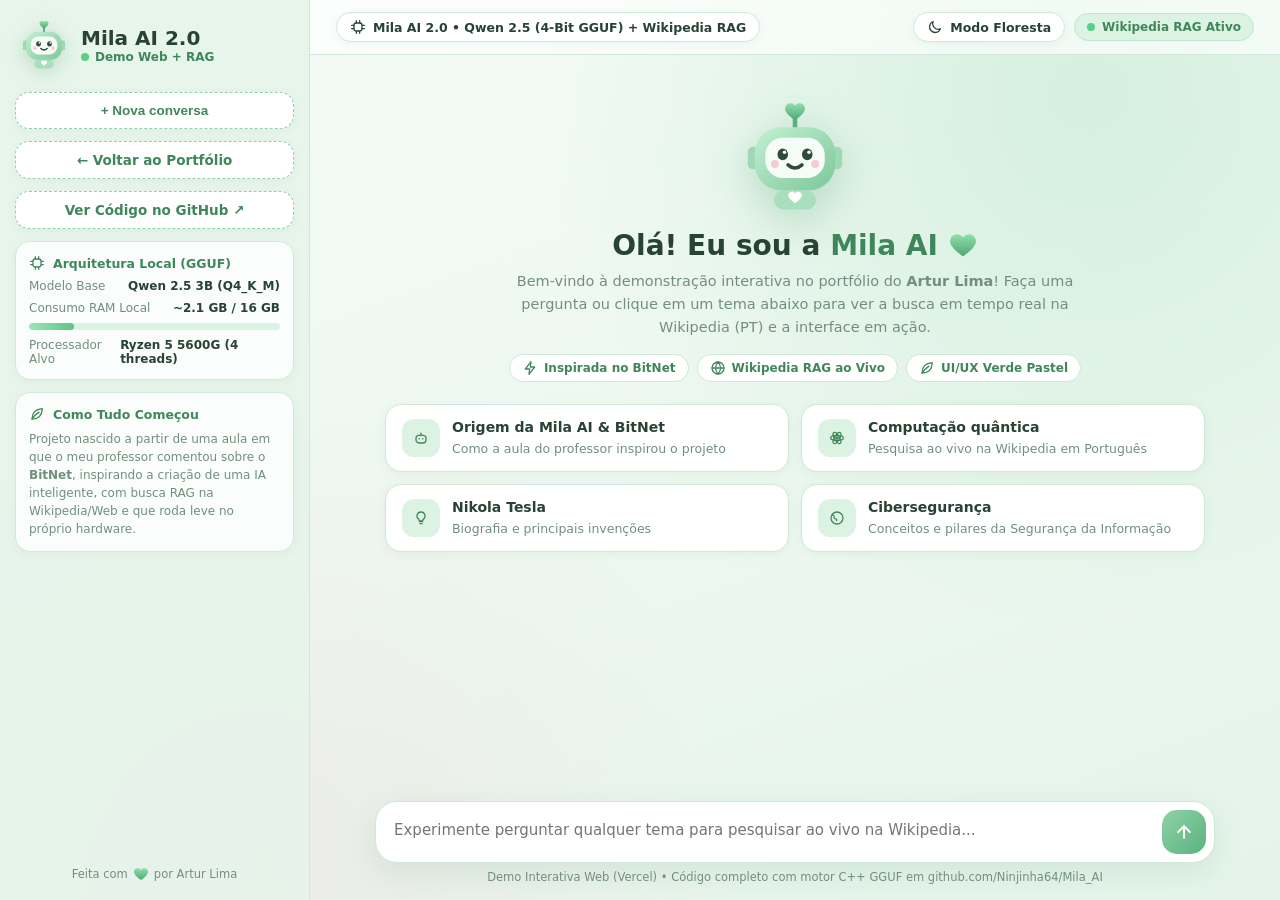
<file: mila-ai.html>
<!DOCTYPE html>
<html lang="pt-BR" data-theme="light">
<head>
    <meta charset="UTF-8">
    <meta name="viewport" content="width=device-width, initial-scale=1.0">
    <title>Mila AI 2.0 — Demo Interativa (BitNet / GGUF + RAG) | Artur Lima</title>
    <link rel="icon" type="image/svg+xml" href="./assets/mila_robo.svg">
    <style>
        :root {
            --bg-main: #f1f9f3;
            --bg-grad:
                radial-gradient(circle at 85% 10%, rgba(191, 232, 205, 0.55) 0, transparent 40%),
                radial-gradient(circle at 20% 95%, rgba(246, 185, 198, 0.18) 0, transparent 35%),
                linear-gradient(160deg, #f5fbf7 0%, #ecf7f0 60%, #e4f4ea 100%);
            --bg-sidebar: rgba(230, 244, 234, 0.88);
            --bg-topbar: rgba(255, 255, 255, 0.65);
            --bg-card: #ffffff;
            --bg-panel: rgba(255, 255, 255, 0.80);
            --bg-input: #f7fcf8;
            --bg-user-bubble: linear-gradient(135deg, #cdeed8, #b0e2c2);
            --text-user-bubble: #1f4430;
            --accent: #8fd1a8;
            --accent-hover: #74c194;
            --accent-soft: #dcf2e3;
            --accent-deep: #3f875b;
            --mint: #bfe8cd;
            --text-main: #284234;
            --text-strong: #2d6645;
            --text-muted: #728f7e;
            --border: #d1e7d9;
            --shadow-sm: 0 2px 10px rgba(63, 135, 91, 0.07);
            --shadow: 0 10px 30px rgba(63, 135, 91, 0.12);
            --radius: 18px;
        }
        [data-theme="dark"] {
            --bg-main: #0c1711;
            --bg-grad:
                radial-gradient(circle at 85% 10%, rgba(56, 128, 86, 0.22) 0, transparent 42%),
                radial-gradient(circle at 15% 90%, rgba(94, 194, 134, 0.12) 0, transparent 38%),
                linear-gradient(160deg, #0c1711 0%, #101f17 60%, #13261c 100%);
            --bg-sidebar: rgba(17, 33, 24, 0.92);
            --bg-topbar: rgba(17, 33, 24, 0.78);
            --bg-card: #16291f;
            --bg-panel: rgba(22, 41, 31, 0.88);
            --bg-input: #112118;
            --bg-user-bubble: linear-gradient(135deg, #27593d, #1f4a32);
            --text-user-bubble: #e9f7ef;
            --accent: #5ec286;
            --accent-hover: #4db376;
            --accent-soft: #1e382a;
            --accent-deep: #8be0ad;
            --mint: #2c543e;
            --text-main: #e5f4eb;
            --text-strong: #9be8b9;
            --text-muted: #89ad97;
            --border: #254533;
            --shadow-sm: 0 2px 10px rgba(0, 0, 0, 0.28);
            --shadow: 0 10px 32px rgba(0, 0, 0, 0.42);
        }
        * { box-sizing: border-box; margin: 0; padding: 0; }
        body {
            font-family: 'Segoe UI', 'Nunito', system-ui, -apple-system, sans-serif;
            background: var(--bg-grad);
            background-color: var(--bg-main);
            color: var(--text-main);
            display: flex;
            height: 100vh;
            overflow: hidden;
            transition: background-color 0.3s ease, color 0.25s ease;
        }
        .i {
            width: 16px;
            height: 16px;
            flex-shrink: 0;
            fill: none;
            stroke: currentColor;
            stroke-width: 1.9;
            stroke-linecap: round;
            stroke-linejoin: round;
            vertical-align: -3px;
        }
        .i.cor { stroke: none; }
        .i.grande { width: 30px; height: 30px; vertical-align: -5px; }
        .i.girar { animation: girar 2s linear infinite; }
        @keyframes girar { to { transform: rotate(360deg); } }

        .sidebar {
            width: 310px;
            flex-shrink: 0;
            background: var(--bg-sidebar);
            backdrop-filter: blur(10px);
            border-right: 1px solid var(--border);
            display: flex;
            flex-direction: column;
            padding: 18px 15px;
            gap: 12px;
            overflow-y: auto;
        }
        .brand { display: flex; align-items: center; gap: 12px; padding: 2px 4px 10px 4px; }
        .brand img { width: 50px; height: 50px; filter: drop-shadow(0 4px 10px rgba(79, 154, 108, 0.30)); }
        .brand h1 { font-size: 20px; font-weight: 800; }
        .brand .online { display: flex; align-items: center; gap: 6px; font-size: 12px; color: var(--accent-deep); font-weight: 600; }
        .dot { width: 8px; height: 8px; border-radius: 50%; background: #5ad087; }

        .btn-nova {
            display: flex;
            align-items: center;
            justify-content: center;
            gap: 8px;
            background: var(--bg-card);
            border: 1.5px dashed var(--accent);
            color: var(--accent-deep);
            border-radius: 14px;
            padding: 10px;
            font-size: 13.5px;
            font-weight: 700;
            cursor: pointer;
            text-decoration: none;
            box-shadow: var(--shadow-sm);
        }
        .btn-nova:hover { background: var(--accent-soft); border-style: solid; }

        .panel {
            background: var(--bg-panel);
            border: 1px solid var(--border);
            border-radius: 15px;
            padding: 13px;
            display: flex;
            flex-direction: column;
            gap: 8px;
            box-shadow: var(--shadow-sm);
        }
        .panel-title { font-size: 12.5px; font-weight: 700; display: flex; align-items: center; gap: 8px; color: var(--accent-deep); }
        .hw-row { display: flex; justify-content: space-between; font-size: 12px; color: var(--text-muted); }
        .hw-row strong { color: var(--text-main); }
        .hw-bar { height: 7px; background: var(--accent-soft); border-radius: 99px; overflow: hidden; }
        .hw-fill { height: 100%; border-radius: 99px; background: linear-gradient(90deg, #9be8b9, #5ec286); }
        .sidebar-footer { margin-top: auto; display: flex; align-items: center; justify-content: center; gap: 5px; font-size: 11.5px; color: var(--text-muted); }

        .main { flex: 1; display: flex; flex-direction: column; height: 100vh; min-width: 0; }
        .topbar {
            padding: 12px 26px;
            display: flex;
            justify-content: space-between;
            align-items: center;
            gap: 12px;
            border-bottom: 1px solid var(--border);
            background: var(--bg-topbar);
            backdrop-filter: blur(8px);
        }
        .topbar-right { display: flex; align-items: center; gap: 9px; flex-wrap: wrap; }
        .model-chip, .icon-btn {
            display: inline-flex;
            align-items: center;
            gap: 7px;
            background: var(--bg-card);
            color: var(--text-main);
            border: 1px solid var(--border);
            padding: 6px 13px;
            border-radius: 99px;
            font-size: 12.5px;
            font-weight: 600;
            text-decoration: none;
            box-shadow: var(--shadow-sm);
            cursor: pointer;
            font-family: inherit;
        }
        .icon-btn:hover { background: var(--accent-soft); border-color: var(--accent); }
        .status-pill {
            display: inline-flex;
            align-items: center;
            gap: 7px;
            font-size: 12px;
            background: var(--accent-soft);
            color: var(--accent-deep);
            padding: 6px 12px;
            border-radius: 99px;
            border: 1px solid var(--mint);
            font-weight: 600;
        }

        .chat-scroll { flex: 1; overflow-y: auto; padding: 26px 24px 12px 24px; }
        .chat-inner { max-width: 840px; margin: 0 auto; display: flex; flex-direction: column; gap: 20px; }

        .welcome { text-align: center; padding: 20px 10px 10px 10px; }
        .welcome img { width: 112px; height: 112px; filter: drop-shadow(0 12px 22px rgba(79, 154, 108, 0.30)); }
        .welcome h2 { font-size: 28px; font-weight: 800; margin-top: 12px; }
        .welcome h2 span { color: var(--accent-deep); }
        .welcome p { color: var(--text-muted); font-size: 14.5px; max-width: 580px; margin: 8px auto 0 auto; line-height: 1.6; }
        .tags { display: flex; justify-content: center; flex-wrap: wrap; gap: 8px; margin-top: 14px; }
        .tag { display: inline-flex; align-items: center; gap: 6px; font-size: 12px; background: var(--bg-card); border: 1px solid var(--border); color: var(--accent-deep); padding: 5px 12px; border-radius: 99px; font-weight: 600; }
        .cards { display: grid; grid-template-columns: repeat(2, 1fr); gap: 12px; margin-top: 22px; text-align: left; }
        .card { background: var(--bg-card); border: 1px solid var(--border); border-radius: 16px; padding: 14px 16px; cursor: pointer; display: flex; gap: 12px; align-items: flex-start; box-shadow: var(--shadow-sm); transition: transform 0.18s ease, border-color 0.2s ease; }
        .card:hover { transform: translateY(-3px); border-color: var(--accent); }
        .card .emoji { width: 38px; height: 38px; flex-shrink: 0; border-radius: 12px; background: var(--accent-soft); display: flex; align-items: center; justify-content: center; color: var(--accent-deep); }
        .card strong { display: block; font-size: 14px; margin-bottom: 3px; }
        .card span { font-size: 12.5px; color: var(--text-muted); }

        .row { display: flex; gap: 12px; align-items: flex-start; }
        .row.user { flex-direction: row-reverse; }
        .avatar { width: 38px; height: 38px; flex-shrink: 0; border-radius: 13px; display: flex; align-items: center; justify-content: center; }
        .avatar.ai { background: var(--bg-card); border: 1px solid var(--border); box-shadow: var(--shadow-sm); }
        .avatar.ai img { width: 30px; height: 30px; }
        .avatar.user { background: linear-gradient(135deg, #fbd3dc, #f6b9c6); color: #7a3d4c; font-weight: 800; font-size: 15px; }
        .bubble { padding: 15px 19px; border-radius: var(--radius); line-height: 1.7; font-size: 15px; max-width: calc(100% - 50px); }
        .row.user .bubble { background: var(--bg-user-bubble); color: var(--text-user-bubble); border-top-right-radius: 6px; box-shadow: var(--shadow-sm); }
        .row.ai .bubble { background: var(--bg-card); border: 1px solid var(--border); border-top-left-radius: 6px; box-shadow: var(--shadow-sm); flex: 1; }
        .nome-ai { font-size: 12.5px; font-weight: 700; color: var(--accent-deep); margin-bottom: 6px; }
        .rag-stepper { display: flex; align-items: center; gap: 8px; font-size: 12px; color: var(--accent-deep); background: var(--accent-soft); border: 1px solid var(--mint); padding: 6px 11px; border-radius: 10px; margin-bottom: 10px; font-weight: 600; }
        .sources { display: flex; flex-wrap: wrap; gap: 6px; margin-bottom: 10px; }
        .source-badge { display: inline-flex; align-items: center; gap: 5px; font-size: 11.5px; background: var(--accent-soft); color: var(--accent-deep); border: 1px solid var(--mint); padding: 3px 10px; border-radius: 99px; text-decoration: none; }
        .bubble p { margin-bottom: 10px; }
        .bubble strong { color: var(--text-strong); }
        .meta { margin-top: 10px; padding-top: 8px; border-top: 1px dashed var(--border); font-size: 11.5px; color: var(--text-muted); display: flex; justify-content: space-between; align-items: center; }

        .composer-wrap { padding: 10px 24px 16px 24px; }
        .composer { max-width: 840px; margin: 0 auto; background: var(--bg-card); border: 1.5px solid var(--border); border-radius: 22px; padding: 8px 8px 8px 18px; display: flex; align-items: flex-end; gap: 10px; box-shadow: var(--shadow); }
        .composer textarea { flex: 1; border: none; outline: none; resize: none; background: transparent; color: var(--text-main); font-family: inherit; font-size: 15px; padding: 9px 0; height: 42px; }
        .btn-enviar { width: 44px; height: 44px; border-radius: 15px; border: none; background: linear-gradient(135deg, #8fd1a8, #5ab37d); color: #ffffff; display: flex; align-items: center; justify-content: center; cursor: pointer; }
        .aviso { text-align: center; font-size: 11.5px; color: var(--text-muted); margin-top: 7px; }
        @media (max-width: 900px) { .sidebar { display: none; } .cards { grid-template-columns: 1fr; } }
    </style>
</head>
<body>
    <svg width="0" height="0" style="position:absolute" aria-hidden="true">
        <defs>
            <linearGradient id="gradCoracao" x1="0" y1="0" x2="0" y2="1">
                <stop offset="0" stop-color="#8fe0ad"/>
                <stop offset="1" stop-color="#4fa772"/>
            </linearGradient>
        </defs>
        <symbol id="i-coracao" viewBox="0 0 24 24">
            <path fill="url(#gradCoracao)" stroke="none" d="M12 21s-7-4.4-9.5-9A5.5 5.5 0 0 1 12 6a5.5 5.5 0 0 1 9.5 6c-2.5 4.6-9.5 9-9.5 9z"/>
        </symbol>
        <symbol id="i-chip" viewBox="0 0 24 24">
            <rect x="6" y="6" width="12" height="12" rx="3.2"/>
            <path d="M9.5 2.5v3M14.5 2.5v3M9.5 18.5v3M14.5 18.5v3M2.5 9.5h3M2.5 14.5h3M18.5 9.5h3M18.5 14.5h3"/>
        </symbol>
        <symbol id="i-globo" viewBox="0 0 24 24">
            <circle cx="12" cy="12" r="9"/>
            <path d="M3 12h18M12 3c2.6 2.6 3.8 5.6 3.8 9s-1.2 6.4-3.8 9M12 3C9.4 5.6 8.2 8.6 8.2 12s1.2 6.4 3.8 9"/>
        </symbol>
        <symbol id="i-raio" viewBox="0 0 24 24"><path d="M13.5 2.5L5 13.5h6.5l-1 8 8.5-11h-6.5z"/></symbol>
        <symbol id="i-folha" viewBox="0 0 24 24"><path d="M4.5 19.5C4.5 10.5 10 4.8 20 4c-.6 10-6.4 15.5-15.5 15.5z"/><path d="M4.5 19.5c3-4.3 6.3-7.6 10.5-10.3"/></symbol>
        <symbol id="i-atomo" viewBox="0 0 24 24"><circle cx="12" cy="12" r="1.7" fill="currentColor"/><ellipse cx="12" cy="12" rx="9.5" ry="3.8"/><ellipse cx="12" cy="12" rx="9.5" ry="3.8" transform="rotate(60 12 12)"/><ellipse cx="12" cy="12" rx="9.5" ry="3.8" transform="rotate(120 12 12)"/></symbol>
        <symbol id="i-lampada" viewBox="0 0 24 24"><path d="M9.5 17.5h5M10.5 20.5h3"/><path d="M12 3a6 6 0 0 0-3.9 10.6c.8.7 1.4 1.6 1.4 2.9h5c0-1.3.6-2.2 1.4-2.9A6 6 0 0 0 12 3z"/></symbol>
        <symbol id="i-robo" viewBox="0 0 24 24"><rect x="4.5" y="8" width="15" height="11.5" rx="4.5"/><path d="M12 4.8V8"/><circle cx="9.3" cy="13.2" r="1.2" fill="currentColor" stroke="none"/><circle cx="14.7" cy="13.2" r="1.2" fill="currentColor" stroke="none"/></symbol>
        <symbol id="i-planeta" viewBox="0 0 24 24"><circle cx="12" cy="12" r="9"/><path d="M5 7.5c2 .3 3 1.5 2.7 3.2-.3 1.6 1 2.5 2.4 2.6 1.4.1 1.8 1.3 1.3 2.6"/></symbol>
        <symbol id="i-sol" viewBox="0 0 24 24"><circle cx="12" cy="12" r="4.5"/><path d="M12 2.5v2.5M12 19v2.5M2.5 12H5M19 12h2.5"/></symbol>
        <symbol id="i-lua" viewBox="0 0 24 24"><path d="M20.2 14.8A8.5 8.5 0 0 1 9.2 3.8a8.5 8.5 0 1 0 11 11z"/></symbol>
    </svg>

    <aside class="sidebar">
        <div class="brand">
            <img src="./assets/mila_robo.svg" alt="Mila AI">
            <div>
                <h1>Mila AI 2.0</h1>
                <div class="online"><span class="dot"></span><span>Demo Web + RAG</span></div>
            </div>
        </div>

        <button class="btn-nova" id="btn-nova">+ Nova conversa</button>
        <a class="btn-nova" href="./index.html#labs">← Voltar ao Portfólio</a>
        <a class="btn-nova" href="https://github.com/Ninjinha64/Mila_AI" target="_blank" rel="noopener">Ver Código no GitHub ↗</a>

        <div class="panel">
            <div class="panel-title"><svg class="i"><use href="#i-chip"/></svg> Arquitetura Local (GGUF)</div>
            <div class="hw-row"><span>Modelo Base</span><strong>Qwen 2.5 3B (Q4_K_M)</strong></div>
            <div class="hw-row"><span>Consumo RAM Local</span><strong>~2.1 GB / 16 GB</strong></div>
            <div class="hw-bar"><div class="hw-fill" style="width:18%"></div></div>
            <div class="hw-row"><span>Processador Alvo</span><strong>Ryzen 5 5600G (4 threads)</strong></div>
        </div>

        <div class="panel">
            <div class="panel-title"><svg class="i"><use href="#i-folha"/></svg> Como Tudo Começou</div>
            <p style="font-size:12px;color:var(--text-muted);line-height:1.5;">
                Projeto nascido a partir de uma aula em que o meu professor comentou sobre o <strong>BitNet</strong>, inspirando a criação de uma IA inteligente, com busca RAG na Wikipedia/Web e que roda leve no próprio hardware.
            </p>
        </div>

        <div class="sidebar-footer">
            Feita com <svg class="i cor"><use href="#i-coracao"/></svg> por Artur Lima
        </div>
    </aside>

    <main class="main">
        <header class="topbar">
            <div class="model-chip">
                <svg class="i"><use href="#i-chip"/></svg>
                <span>Mila AI 2.0 • Qwen 2.5 (4-Bit GGUF) + Wikipedia RAG</span>
            </div>
            <div class="topbar-right">
                <button class="icon-btn" id="btn-tema">
                    <svg class="i" id="ico-tema"><use href="#i-lua"/></svg>
                    <span id="lbl-tema">Modo Floresta</span>
                </button>
                <div class="status-pill"><span class="dot"></span><span>Wikipedia RAG Ativo</span></div>
            </div>
        </header>

        <section class="chat-scroll" id="chat-scroll">
            <div class="chat-inner" id="chat-box">
                <div class="welcome" id="welcome">
                    <img src="./assets/mila_robo.svg" alt="Mila AI">
                    <h2>Olá! Eu sou a <span>Mila AI</span> <svg class="i cor grande"><use href="#i-coracao"/></svg></h2>
                    <p>Bem-vindo à demonstração interativa no portfólio do <strong>Artur Lima</strong>! Faça uma pergunta ou clique em um tema abaixo para ver a busca em tempo real na Wikipedia (PT) e a interface em ação.</p>
                    <div class="tags">
                        <span class="tag"><svg class="i"><use href="#i-raio"/></svg> Inspirada no BitNet</span>
                        <span class="tag"><svg class="i"><use href="#i-globo"/></svg> Wikipedia RAG ao Vivo</span>
                        <span class="tag"><svg class="i"><use href="#i-folha"/></svg> UI/UX Verde Pastel</span>
                    </div>
                    <div class="cards">
                        <div class="card" data-prompt="Como surgiu a Mila AI e qual a relação com o BitNet e o professor do Artur?">
                            <div class="emoji"><svg class="i"><use href="#i-robo"/></svg></div>
                            <div><strong>Origem da Mila AI &amp; BitNet</strong><span>Como a aula do professor inspirou o projeto</span></div>
                        </div>
                        <div class="card" data-prompt="Computação quântica">
                            <div class="emoji"><svg class="i"><use href="#i-atomo"/></svg></div>
                            <div><strong>Computação quântica</strong><span>Pesquisa ao vivo na Wikipedia em Português</span></div>
                        </div>
                        <div class="card" data-prompt="Nikola Tesla">
                            <div class="emoji"><svg class="i"><use href="#i-lampada"/></svg></div>
                            <div><strong>Nikola Tesla</strong><span>Biografia e principais invenções</span></div>
                        </div>
                        <div class="card" data-prompt="Segurança da informação">
                            <div class="emoji"><svg class="i"><use href="#i-planeta"/></svg></div>
                            <div><strong>Cibersegurança</strong><span>Conceitos e pilares da Segurança da Informação</span></div>
                        </div>
                    </div>
                </div>
            </div>
        </section>

        <footer class="composer-wrap">
            <div class="composer">
                <textarea id="input-pergunta" rows="1" placeholder="Experimente perguntar qualquer tema para pesquisar ao vivo na Wikipedia..."></textarea>
                <button class="btn-enviar" id="btn-enviar" title="Enviar">
                    <svg width="20" height="20" viewBox="0 0 24 24" fill="none" stroke="currentColor" stroke-width="2.4" stroke-linecap="round" stroke-linejoin="round">
                        <path d="M12 19V5"/><path d="M5 12l7-7 7 7"/>
                    </svg>
                </button>
            </div>
            <div class="aviso">Demo Interativa Web (Vercel) • Código completo com motor C++ GGUF em github.com/Ninjinha64/Mila_AI</div>
        </footer>
    </main>

    <script src="./js/mila-demo.js"></script>
</body>
</html>
</file>
